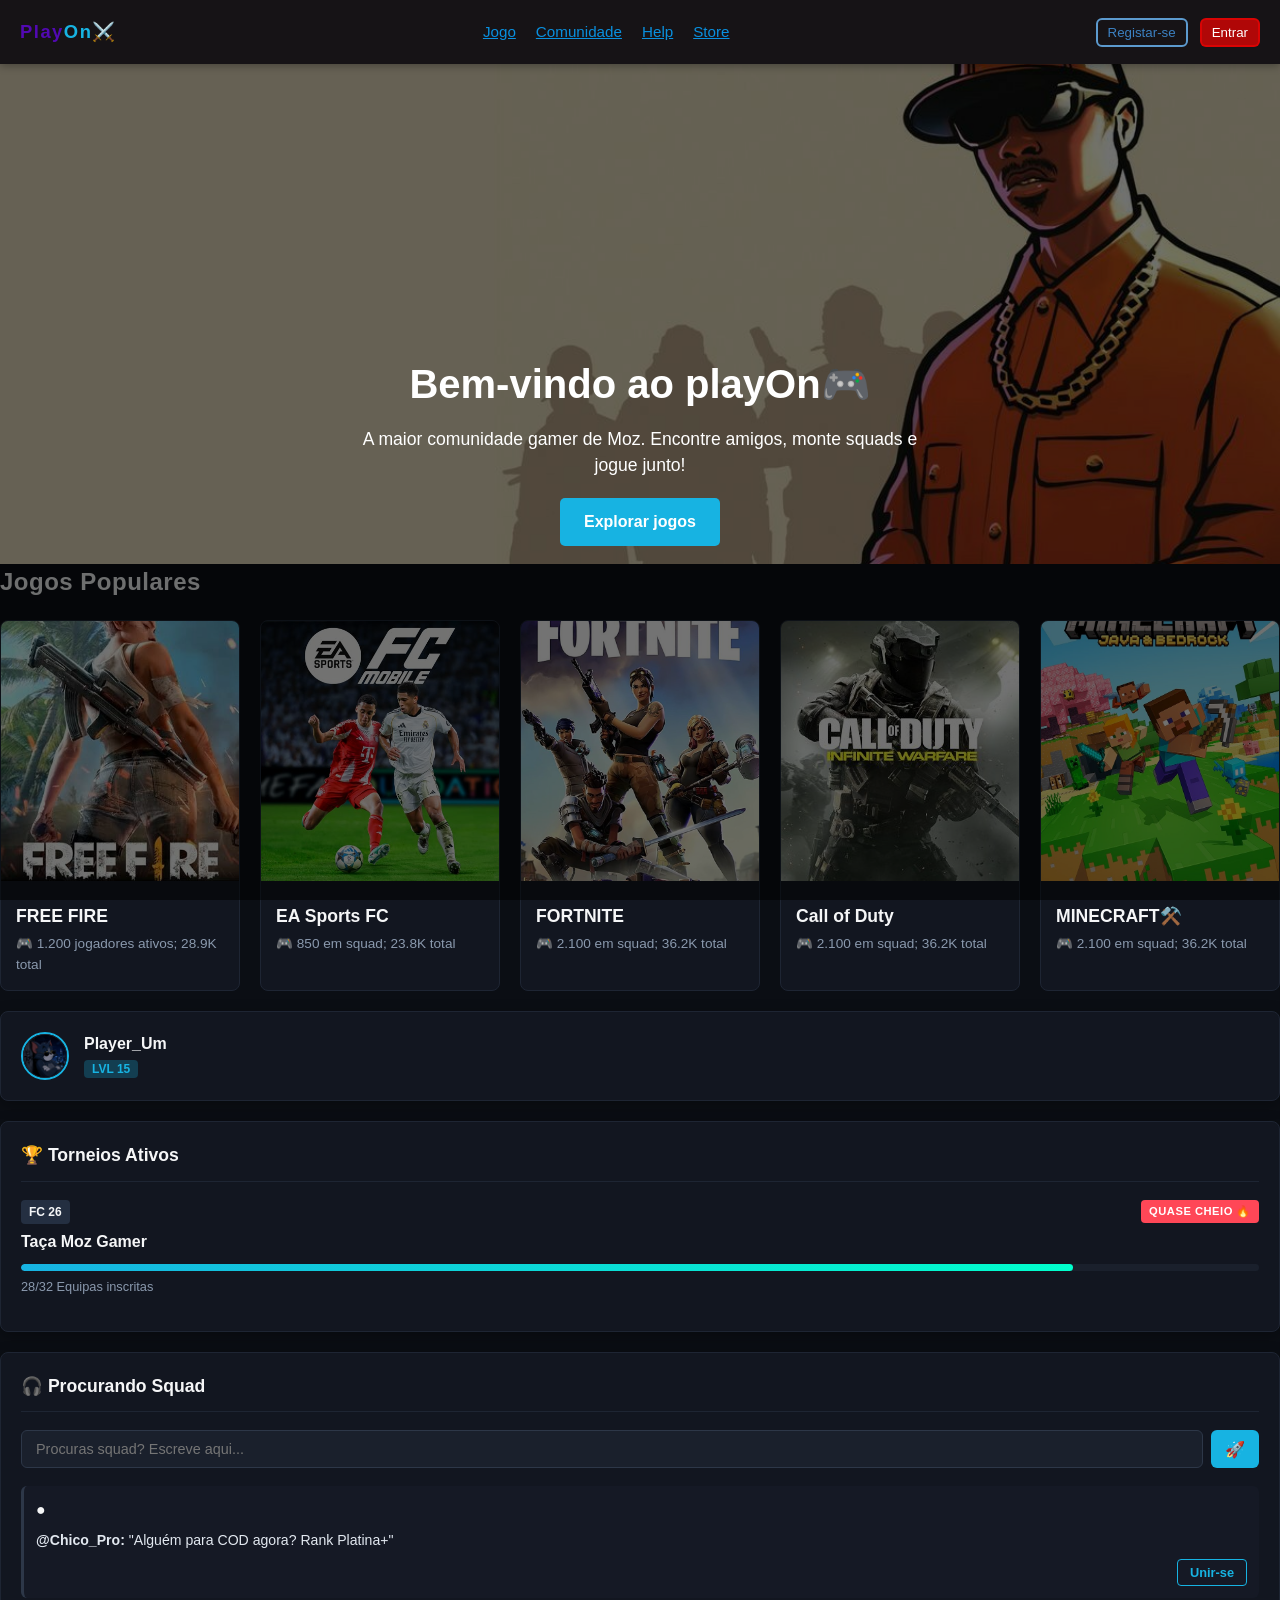
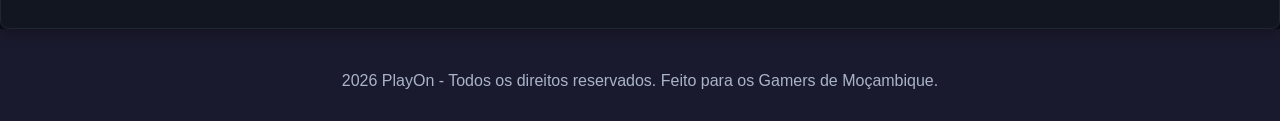
<file: index.html>
<!DOCTYPE html>
<html lang="pt">
<head>
    <meta charset="UTf-8" />
    <meta name="viewport" content="width=device-width, initial-scale=1.0" />
    <title>PlayOn - Comunidade Gamer🎧</title>
    <link rel="stylesheet" href="style.css"/>
</head>
<body>
  <!-- ============ NAV ============ -->
  <nav>
    <div class="logo">Play<span style="color:#17b3e2">On⚔️</span></div>
    <ul>
      <li><a href="jogo.html">Jogo</a></li>
      <li><a href="comunidade.html">Comunidade</a></li>
      <li><a href="help.html">Help</a></li>
      <li><a href="store.html">Store</a></li>
    </ul>
    <div class="btn-group">
      <button class="btn-primary">Registar-se</button>
      <button class="btn-outline">Entrar</button>
    </div>
  </nav>

  <!-- ============ HEADER ============ -->
   <header>
      <div class="background-image"> 
        <img src="gta.jpg" alt="grand theaf aut">
      </div>
      
      <div class="header-content">
        <h1>Bem-vindo ao playOn🎮</h1>
        <p>A maior comunidade gamer de Moz. Encontre amigos, monte squads e jogue junto!</p>
        <a href="#" class="btn-hero">Explorar jogos</a>
      </div>
   </header>

  <!-- ======= Aside + Main ======= -->
   <aside class="sidebar-community">
     <section class="games-section">
       <h2>Jogos Populares</h2>
  
     <div class="games-grid">
       <div class="game-card">
         <img src="freefire.jpg" alt="freefire">
         <h3>FREE FIRE</h3>
         <p>🎮 1.200 jogadores ativos; 28.9K total</p>
       </div>

     <div class="game-card">
       <img src="fc.jpg" alt="fc mobile 26">
       <h3>EA Sports FC</h3>
       <p>🎮 850 em squad; 23.8K total</p>
    </div>

    <div class="game-card">
      <img src="fortnight.jpg" alt="PUBG Mobile">
      <h3>FORTNITE</h3>
      <p>🎮 2.100 em squad; 36.2K total</p>
    </div>

    <div class="game-card">
      <img src="call of duty.jpg" alt="call of duty">
      <h3>Call of Duty</h3>
      <p>🎮 2.100 em squad; 36.2K total</p>
    </div>

    <div class="game-card">
      <img src="minecraft.jpg" alt="PUBG Mobile">
      <h3>MINECRAFT⚒️</h3>
      <p>🎮 2.100 em squad; 36.2K total</p>
    </div>

  </div>
</section>
  
  <div class="aside-box user-mini-profile">
    <div class="profile-header">
      <img src="perfil.jpg" alt="Seu Avatar" class="avatar">
      <div>
        <h4>Player_Um</h4>
        <span class="level-tag">LVL 15</span>
      </div>
    </div>
  </div>

  <div class="aside-box tournaments">
    <h3>🏆 Torneios Ativos</h3>
    <ul>
      <li>
        <div class="tournament-header">
          <span class="game-badge">FC 26</span>
          <span class="badge-hot">QUASE CHEIO 🔥</span>
        </div>
        <p class="t-name">Taça Moz Gamer</p>
        <div class="progress-bar-container">
          <div class="progress-bar" style="width: 85%;"></div>
        </div>
        <small>28/32 Equipas inscritas</small>
      </li>
    </ul>
  </div>

  <div class="aside-box lfg-feed">
    <h3>🎧 Procurando Squad</h3>
    
    <div class="quick-post">
      <input type="text" placeholder="Procuras squad? Escreve aqui...">
      <button class="btn-send">🚀</button>
    </div>

    <div class="feed-item">
      <span class="badge-status online">●</span>
      <p><strong>@Chico_Pro:</strong> "Alguém para COD agora? Rank Platina+"</p>
      <button class="btn-sm">Unir-se</button>
    </div>
  </div>

</aside>

    
  <!-- ============ FOOTER ============ -->
  <footer>
    <p>2026 PlayOn - Todos os direitos reservados. Feito para os Gamers de Moçambique.</p>
  </footer>

</body>
</html>
</file>
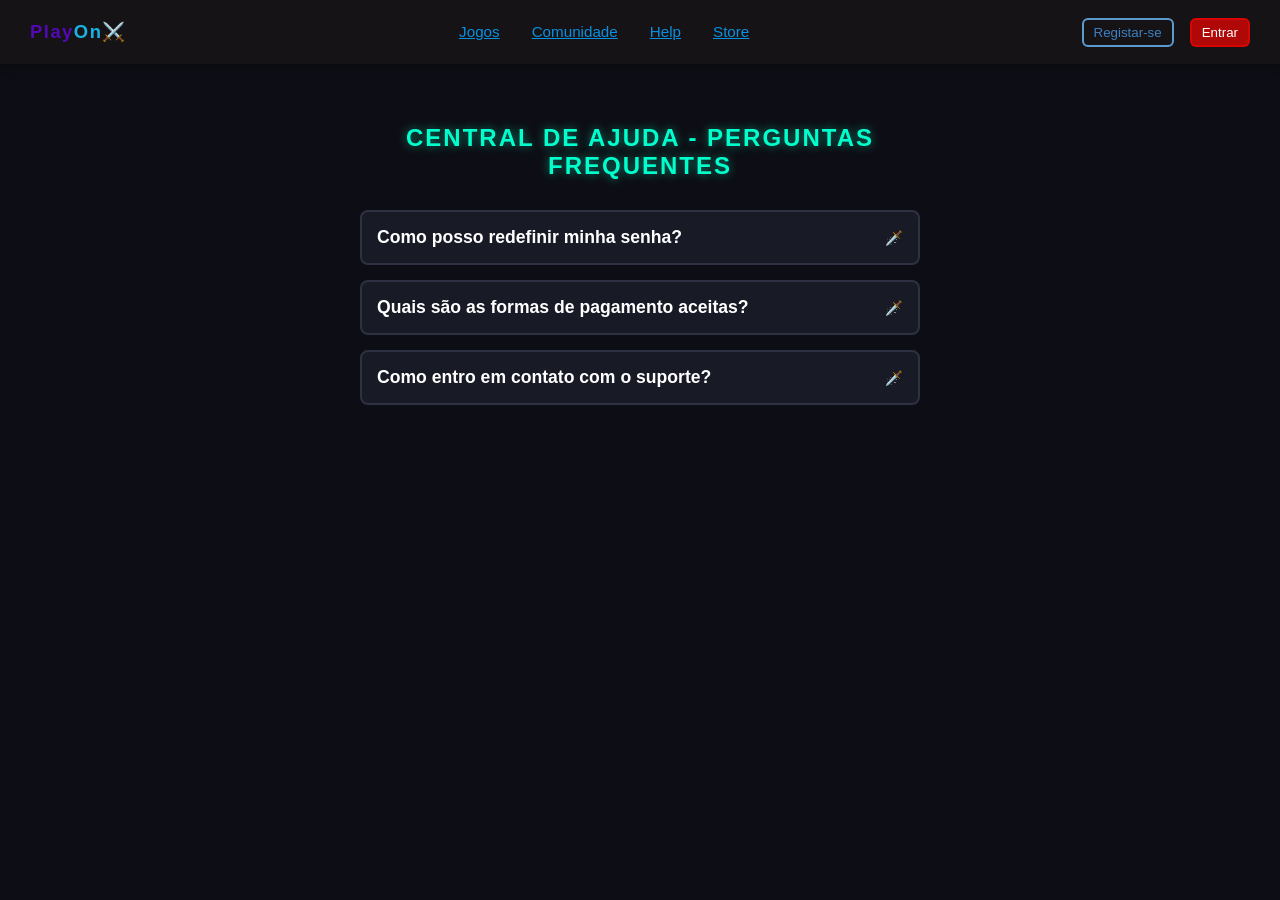
<file: help.html>
<style>
    * {
    margin: 0;
    padding: 0;
    box-sizing: border-box;
}

nav {
    background: #161316;
    color: #dfe0e7;
    padding: 0 30px;
    display: flex;
    align-items: center;
    justify-content: space-between;
    height: 64px;
    position: sticky;
    top: 0;
    z-index: 100;
    box-shadow: 0 2px 8px rgba(0,0,0,0.3);
}

nav .logo {
    font-size: 1.15rem;
    font-weight: 700;
    color: #5209b3;
    letter-spacing: 1.5px;
}

nav ul {
    list-style: none;
    display: flex;
    gap: 32px;
    text-decoration: none;
}

nav ul li a {
    color: #0990df;
    font-size: 0.95rem;
    transition: color 0.2s;
}

nav ul li a:hover {
    color: #fff;
}

nav .btn-group {
display: flex;
gap: 16px;
justify-content: center;
flex-wrap: wrap;
}

.btn-primary {
    background: transparent;
    color: #3c81c2;
    padding: 5px 10px;
    border-radius: 6px;
    border: 2px solid rgb(92, 154, 206);
    cursor: pointer;
}

.btn-primary:hover {
    transform: translateY(-2px);
}

.btn-outline {
    background: #e90404bb;
    color: #fff;
    padding: 5px 10px;
    border-radius: 6px;
    border: 2px solid #e90404bb;
    cursor: pointer;
}

.btn-outline:hover {
    transform: translateY(-2px);
}

body {
    font-family: 'Segoe UI', Tahoma, Geneva, Verdana, sans-serif;
    background-color: #0d0e15; /* Fundo escuro gamer */
    color: #e0e0e6;
}

.details {
    max-width: 600px;
        margin: 40px auto;
        padding: 20px;
}

    /* Título com efeito Neon */
    h2 {
        color: #00ffcc; /* Ciano Neon */
        text-align: center;
        text-transform: uppercase;
        letter-spacing: 2px;
        text-shadow: 0 0 10px rgba(0, 255, 204, 0.5);
        margin-bottom: 30px;
    }

    /* Cards de perguntas (Acordeão) */
    details {
        background: #181a26; /* Fundo do card */
        padding: 15px;
        margin-bottom: 15px;
        border-radius: 8px;
        border: 2px solid #2d3142;
        cursor: pointer;
        transition: all 0.3s ease;
    }

    /* Efeito ao passar o mouse por cima (Hover) */
    details:hover {
        border-color: #9433ff; /* Roxo Neon */
        box-shadow: 0 0 15px rgba(148, 51, 255, 0.4);
        transform: translateY(-2px);
    }

    /* Quando o item estiver aberto */
    details[open] {
        border-color: #00ffcc;
        box-shadow: 0 0 15px rgba(0, 255, 204, 0.3);
    }

    /* Estilo do texto da Pergunta */
    summary {
        font-weight: bold;
        font-size: 1.1em;
        color: #ffffff;
        outline: none;
        list-style: none; /* Remove a setinha padrão em alguns navegadores */
        display: flex;
        justify-content: space-between;
        align-items: center;
    }

    /* Adiciona um indicador customizado (ícone [+] ou [x]) */
    summary::after {
        content: '🗡️';
        color: #9433ff;
        font-size: 0.8em;
        transition: transform 0.3s;
    }

    details[open] summary::after {
        transform: rotate(90deg);
        color: #00ffcc;
    }

    /* Estilo do texto da Resposta */
    p {
        margin-top: 15px;
        padding-top: 15px;
        border-top: 1px solid #2d3142;
        color: #b3b3cc;
    }

    /* Destacar links ou textos importantes */
    strong {
        color: #00ffcc;
    }
</style>
 
 <nav>
    <div class="logo">Play<span style="color:#17b3e2">On⚔️</span></div>
    <ul>
      <li><a href="/jogos.html">Jogos</a></li>
      <li><a href="/comunidade.html">Comunidade</a></li>
      <li><a href="#">Help</a></li>
      <li><a href="/store.html">Store</a></li>
    </ul>
    <div class="btn-group">
      <button class="btn-primary">Registar-se</button>
      <button class="btn-outline">Entrar</button>
    </div>
  </nav>

<head>
    <meta charset="UTF-8">
    <meta name="viewport" content="width=device-width, initial-scale=1.0">
    <title>Central de Ajuda</title>
   
</head>
<body>

<div class="details">

    <h2>Central de Ajuda - Perguntas Frequentes</h2>

    <details>
        <summary>Como posso redefinir minha senha?</summary>
        <p>Para redefinir sua senha, clique em "Esqueci minha senha" na tela de login. Enviaremos um e-mail com as instruções para criar uma nova senha.</p>
    </details>

    <details>
        <summary>Quais são as formas de pagamento aceitas?</summary>
        <p>Aceitamos cartões de crédito (Visa, MasterCard, Elo), Pix e boleto bancário.</p>
    </details>

    <details>
        <summary>Como entro em contato com o suporte?</summary>
        <p>Você pode enviar um e-mail para <strong>suporte@exemplo.com</strong> ou clicar no ícone de chat no canto inferior direito da tela.</p>
    </details>
</div>

</body>
</file>
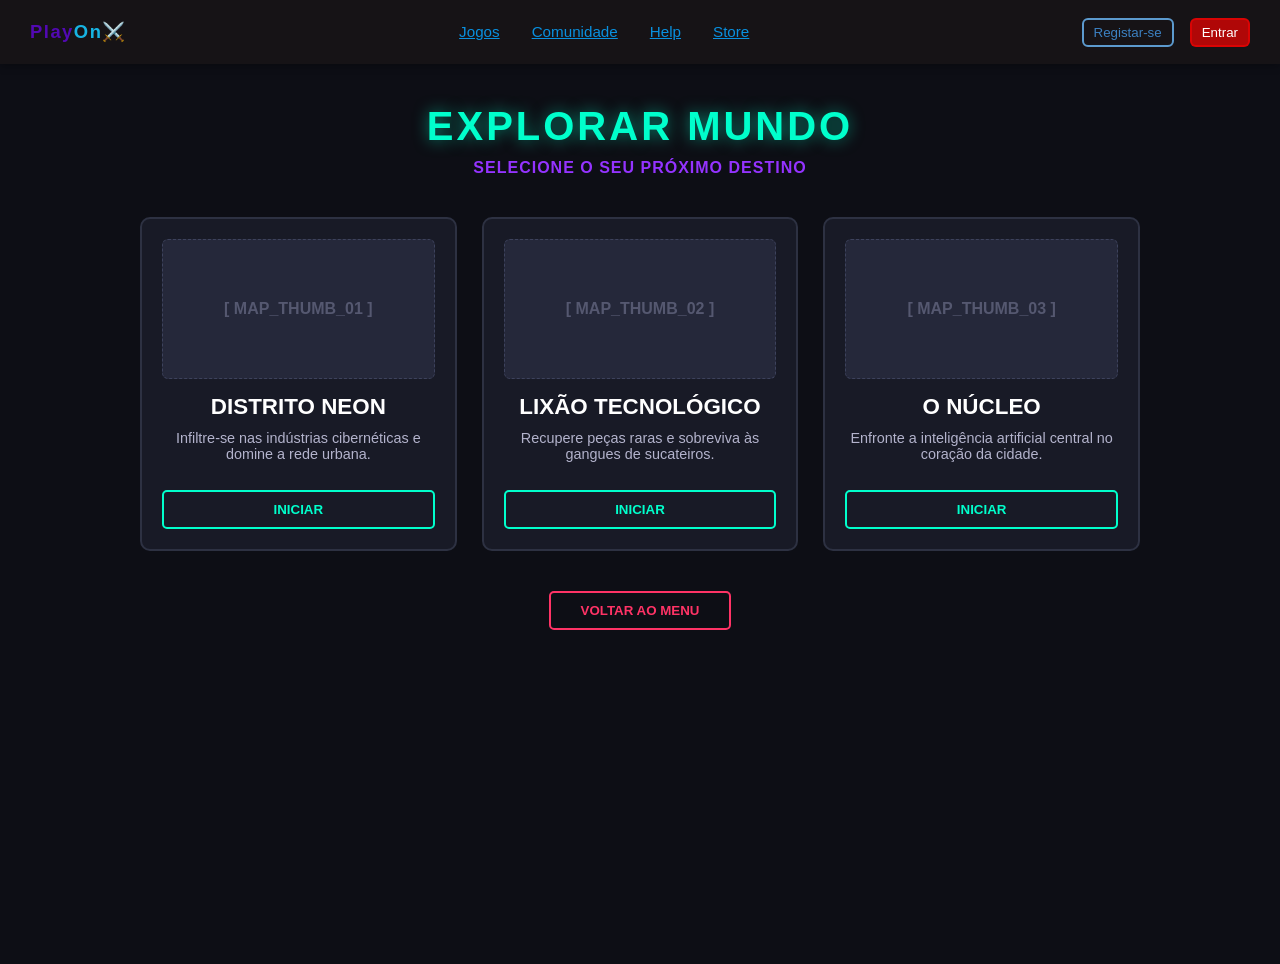
<file: jogos.html>
<nav>
    <div class="logo">Play<span style="color:#17b3e2">On⚔️</span></div>
    <ul>
      <li><a href="#">Jogos</a></li>
      <li><a href="comunidade.html">Comunidade</a></li>
      <li><a href="/help.html">Help</a></li>
      <li><a href="/store.html">Store</a></li>
    </ul>
    <div class="btn-group">
      <button class="btn-primary">Registar-se</button>
      <button class="btn-outline">Entrar</button>
    </div>
  </nav>

  <head>
    <meta charset="UTF-8">
    <meta name="viewport" content="width=device-width, initial-scale=1.0">
    <title>Explorar Jogo</title>
    <style>
        * {
    margin: 0;
    padding: 0;
    box-sizing: border-box;
}

nav {
    background: #161316;
    color: #dfe0e7;
    padding: 0 30px;
    display: flex;
    align-items: center;
    justify-content: space-between;
    height: 64px;
    position: sticky;
    top: 0;
    z-index: 100;
    box-shadow: 0 2px 8px rgba(0,0,0,0.3);
}

.all {
    font-family: 'Segoe UI', Tahoma, Geneva, Verdana, sans-serif;
    background-color: #0d0e15;
    color: #e0e0e6;
    margin: 0;
    padding: 40px 20px;
    display: flex;
    flex-direction: column;
    align-items: center;
    min-height: 100vh;
    box-sizing: border-box;
}

nav .logo {
    font-size: 1.15rem;
    font-weight: 700;
    color: #5209b3;
    letter-spacing: 1.5px;
}

nav ul {
    list-style: none;
    display: flex;
    gap: 32px;
    text-decoration: none;
}

nav ul li a {
    color: #0990df;
    font-size: 0.95rem;
    transition: color 0.2s;
}

nav ul li a:hover {
    color: #fff;
}

nav .btn-group {
display: flex;
gap: 16px;
justify-content: center;
flex-wrap: wrap;
}

.btn-primary {
    background: transparent;
    color: #3c81c2;
    padding: 5px 10px;
    border-radius: 6px;
    border: 2px solid rgb(92, 154, 206);
    cursor: pointer;
}

.btn-primary:hover {
    transform: translateY(-2px);
}

.btn-outline {
    background: #e90404bb;
    color: #fff;
    padding: 5px 10px;
    border-radius: 6px;
    border: 2px solid #e90404bb;
    cursor: pointer;
}

.btn-outline:hover {
    transform: translateY(-2px);
}
        /* Reset básico e fundo gamer */
        body {
            font-family: 'Segoe UI', Tahoma, Geneva, Verdana, sans-serif;
            background-color: #0d0e15;
            color: #e0e0e6;
            flex-direction: column;
            align-items: center;
            box-sizing: border-box;
        }

        /* Título da Seção */
        .explore-title {
            font-size: 2.5rem;
            color: #00ffcc; /* Ciano Neon */
            text-transform: uppercase;
            letter-spacing: 3px;
            margin-bottom: 10px;
            text-shadow: 0 0 15px rgba(0, 255, 204, 0.5);
        }

        .explore-subtitle {
            color: #9433ff; /* Roxo Neon */
            text-transform: uppercase;
            letter-spacing: 1px;
            margin-bottom: 40px;
            font-weight: bold;
        }

        /* Grid dos Mapas/Modos */
        .explore-grid {
            display: grid;
            grid-template-columns: repeat(auto-fit, minmax(250px, 1fr));
            gap: 25px;
            width: 100%;
            max-width: 1000px;
        }

        /* Card de Exploração */
        .explore-card {
            background: #181a26;
            border: 2px solid #2d3142;
            border-radius: 10px;
            padding: 20px;
            text-align: center;
            cursor: pointer;
            transition: all 0.3s ease;
            position: relative;
            overflow: hidden;
        }

        /* Efeito Hover no Card */
        .explore-card:hover {
            border-color: #9433ff;
            box-shadow: 0 0 20px rgba(148, 51, 255, 0.4);
            transform: translateY(-5px);
        }

        /* Miniatura/Espaço para Imagem do Mapa */
        .map-thumb {
            width: 100%;
            height: 140px;
            background: #25283a;
            border-radius: 6px;
            margin-bottom: 15px;
            display: flex;
            justify-content: center;
            align-items: center;
            color: #555870;
            font-weight: bold;
            text-transform: uppercase;
            border: 1px dashed #3d425c;
        }

        /* Nome do Lugar/Modo */
        .map-name {
            font-size: 1.4rem;
            color: #ffffff;
            margin: 10px 0;
            text-transform: uppercase;
        }

        /* Descrição do local */
        .map-desc {
            font-size: 0.9rem;
            color: #b3b3cc;
            margin-bottom: 20px;
            height: 40px; /* Mantém o alinhamento dos botões */
        }

        /* Botão Iniciar Missão */
        .launch-btn {
            width: 100%;
            padding: 10px;
            background: transparent;
            border: 2px solid #00ffcc;
            color: #00ffcc;
            border-radius: 5px;
            font-weight: bold;
            text-transform: uppercase;
            cursor: pointer;
            transition: all 0.3s ease;
        }

        .explore-card:hover .launch-btn {
            background: #00ffcc;
            color: #0d0e15;
            box-shadow: 0 0 10px rgba(0, 255, 204, 0.5);
        }

        /* Botão Voltar fixo embaixo */
        .back-btn {
            margin-top: 40px;
            padding: 10px 30px;
            background: transparent;
            border: 2px solid #ff3366;
            color: #ff3366;
            border-radius: 5px;
            font-weight: bold;
            text-transform: uppercase;
            cursor: pointer;
            transition: all 0.3s ease;
        }

        .back-btn:hover {
            background: #ff3366;
            color: #ffffff;
            box-shadow: 0 0 15px rgba(255, 51, 102, 0.5);
        }
    </style>
</head>
<body>

    <div class="all">

    <h1 class="explore-title">Explorar Mundo</h1>
    <p class="explore-subtitle">Selecione o seu próximo destino</p>

    <div class="explore-grid">
        
        <div class="explore-card">
            <div class="map-thumb">[ MAP_THUMB_01 ]</div>
            <h2 class="map-name">Distrito Neon</h2>
            <p class="map-desc">Infiltre-se nas indústrias cibernéticas e domine a rede urbana.</p>
            <button class="launch-btn">Iniciar</button>
        </div>

        <div class="explore-card">
            <div class="map-thumb">[ MAP_THUMB_02 ]</div>
            <h2 class="map-name">Lixão Tecnológico</h2>
            <p class="map-desc">Recupere peças raras e sobreviva às gangues de sucateiros.</p>
            <button class="launch-btn">Iniciar</button>
        </div>

        <div class="explore-card">
            <div class="map-thumb">[ MAP_THUMB_03 ]</div>
            <h2 class="map-name">O Núcleo</h2>
            <p class="map-desc">Enfronte a inteligência artificial central no coração da cidade.</p>
            <button class="launch-btn">Iniciar</button>
        </div>

    </div>

    <button class="back-btn">Voltar ao Menu</button>
    </div>
</body>
</file>
<file: style.css>
* {
    margin: 0;
    padding: 0;
    box-sizing: border-box;
}

nav {
    background: #161316;
    color: #dfe0e7;
    padding: 0 30px;
    display: flex;
    align-items: center;
    justify-content: space-between;
    height: 64px;
    position: sticky;
    top: 0;
    z-index: 100;
    box-shadow: 0 2px 8px rgba(0,0,0,0.3);
}

nav .logo {
    font-size: 1.15rem;
    font-weight: 700;
    color: #5209b3;
    letter-spacing: 1.5px;
}

nav ul {
    list-style: none;
    display: flex;
    gap: 32px;
    text-decoration: none;
}

nav ul li a {
    color: #0990df;
    font-size: 0.95rem;
    transition: color 0.2s;
}

nav ul li a:hover {
    color: #fff;
}

nav .btn-group {
display: flex;
gap: 16px;
justify-content: center;
flex-wrap: wrap;
}

.btn-primary {
    background: transparent;
    color: #3c81c2;
    padding: 5px 10px;
    border-radius: 6px;
    border: 2px solid rgb(92, 154, 206);
    cursor: pointer;
}

.btn-primary:hover {
    transform: translateY(-2px);
}

.btn-outline {
    background: #e90404bb;
    color: #fff;
    padding: 5px 10px;
    border-radius: 6px;
    border: 2px solid #e90404bb;
    cursor: pointer;
}

.btn-outline:hover {
    transform: translateY(-2px);
}

.background-image {
    width: 100%;
}

.background-image img {
    width: 100%;
    height: 600px;
    object-fit: cover;
    top: 0;
    left: 0;
    z-index: 1;
}

.header-content {
  position: absolute;
  top: 40px;
  left: 0;
  width: 100%;
  height: 100%;
  background: rgba(0,0,0,0.4);
  display: flex;
  flex-direction: column;
  justify-content: center;
  align-items: center;
  text-align: center;
  color: #ffffff;
  z-index: 3;
  padding: 30px;
}

.header-content h1 {
    font-size: 3rem;
    margin-bottom: 15px;
}

.header-content p {
    font-size: 1.2rem;
    margin-bottom: 25px;
    max-width: 600px;
}

.btn-hero {
  background-color: #17b3e2;
  color: #fff;
  padding: 12px 24px;
  text-decoration: none;
  font-weight: bold;
  border-radius: 5px;
}

.btn-hero:hover {
    transform: translateY(-2px);
    background: #0783a8
}

/* ==== ASIDE + MAIN ==== */
/* ==== RESET & VARIÁVEIS GLORAIS ==== */
:root {
    --bg-main: #0b0e14;       /* Fundo principal ultra-escuro */
    --bg-card: #121620;       /* Fundo dos blocos e cartões */
    --bg-input: #1a202c;      /* Fundo de campos de texto e inputs */
    --accent: #17b3e2;        /* Azul Cyan Neon oficial PlayOn */
    --accent-glow: rgba(23, 179, 226, 0.25);
    --text-main: #f5f6f7;     /* Texto claro principal */
    --text-muted: #8a99ad;    /* Texto secundário/cinzento */
    --danger: #ff4757;        /* Cor para alertas e Torneios Cheios */
    --border-radius: 8px;     /* Arredondamento padrão da interface */
    --transition: all 0.3s ease;
}

* {
    margin: 0;
    padding: 0;
    box-sizing: border-box;
    font-family: 'Segoe UI', Roboto, Helvetica, Arial, sans-serif;
}

body {
    background-color: var(--bg-main);
    color: var(--text-main);
    line-height: 1.5;
    overflow-x: hidden;
}

/* ==== NAVEGAÇÃO ==== */
nav {
    background: #161316;
    color: #dfe0e7;
    padding: 0 20px;
    display: flex;
    align-items: center;
    justify-content: space-between;
    min-height: 64px;
    position: sticky;
    top: 0;
    z-index: 100;
    box-shadow: 0 2px 8px rgba(0,0,0,0.3);
    flex-wrap: wrap;
}

nav .logo {
    font-size: 1.15rem;
    font-weight: 700;
    color: #5209b3;
    letter-spacing: 1.5px;
}

nav ul {
    list-style: none;
    display: flex;
    gap: 20px;
    text-decoration: none;
}

nav ul li a {
    color: #0990df;
    font-size: 0.95rem;
    transition: color 0.2s;
}

nav ul li a:hover {
    color: #fff;
}

nav .btn-group {
    display: flex;
    gap: 12px;
    justify-content: center;
    flex-wrap: wrap;
}

.btn-primary {
    background: transparent;
    color: #3c81c2;
    padding: 5px 10px;
    border-radius: 6px;
    border: 2px solid rgb(92, 154, 206);
    cursor: pointer;
}

.btn-primary:hover {
    transform: translateY(-2px);
}

.btn-outline {
    background: #e90404bb;
    color: #fff;
    padding: 5px 10px;
    border-radius: 6px;
    border: 2px solid #e90404bb;
    cursor: pointer;
}

.btn-outline:hover {
    transform: translateY(-2px);
}

/* ==== HERO / HEADER BANNER ==== */
.hero-wrapper {
    position: relative;
    width: 100%;
}

.background-image {
    width: 100%;
}

.background-image img {
    width: 100%;
    height: 500px;
    object-fit: cover;
    display: block;
}

.header-content {
    position: absolute;
    top: 0;
    left: 0;
    width: 100%;
    height: 100%;
    background: rgba(0, 0, 0, 0.55);
    display: flex;
    flex-direction: column;
    justify-content: center;
    align-items: center;
    text-align: center;
    color: #ffffff;
    z-index: 3;
    padding: 20px;
}

.header-content h1 {
    font-size: 2.5rem;
    margin-bottom: 12px;
}

.header-content p {
    font-size: 1.1rem;
    margin-bottom: 20px;
    max-width: 600px;
}

.btn-hero {
    background-color: #17b3e2;
    color: #fff;
    padding: 12px 24px;
    text-decoration: none;
    font-weight: bold;
    border-radius: 5px;
}

.btn-hero:hover {
    transform: translateY(-2px);
    background: #0783a8;
}

/* ==== CONTAINER PRINCIPAL (MAIN + SIDEBAR) ==== */
.main-container {
    display: grid;
    gap: 24px;
    max-width: 1350px;
    margin: 30px auto;
    padding: 0 20px;
}

/* SEÇÃO DE JOGOS */
.games-section h2 {
    font-size: 1.5rem;
    margin-bottom: 20px;
    letter-spacing: 0.5px;
}

.games-grid {
    display: grid;
    grid-template-columns: repeat(auto-fill, minmax(220px, 1fr));
    gap: 20px;
}

.game-card {
    background-color: var(--bg-card);
    border: 1px solid #1e2533;
    border-radius: var(--border-radius);
    overflow: hidden;
    transition: var(--transition);
}

.game-card:hover {
    transform: translateY(-5px);
    border-color: var(--accent);
    box-shadow: 0 8px 20px rgba(0, 0, 0, 0.4);
}

.game-card img {
    width: 100%;
    height: 240px;
    object-fit: cover;
    transition: var(--transition);
}

.game-card:hover img {
    filter: brightness(1.1);
}

.game-card h3 {
    padding: 15px 15px 5px 15px;
    font-size: 1.1rem;
    font-weight: 600;
}

.game-card p {
    padding: 0 15px 15px 15px;
    color: var(--text-muted);
    font-size: 0.85rem;
}

/* SIDEBAR & COMUNIDADE */
.sidebar-community {
    display: flex;
    flex-direction: column;
    gap: 20px;
}

.aside-box {
    background-color: var(--bg-card);
    border: 1px solid #1e2533;
    border-radius: var(--border-radius);
    padding: 20px;
    box-shadow: 0 4px 15px rgba(0, 0, 0, 0.3);
    transition: var(--transition);
}

.aside-box:hover {
    border-color: var(--accent);
    box-shadow: 0 0 18px var(--accent-glow);
}

.aside-box h3 {
    font-size: 1.1rem;
    font-weight: 600;
    margin-bottom: 18px;
    display: flex;
    align-items: center;
    gap: 8px;
    border-bottom: 1px solid #1e2533;
    padding-bottom: 12px;
}

.profile-header {
    display: flex;
    align-items: center;
    gap: 15px;
}

.profile-header .avatar {
    width: 48px;
    height: 48px;
    border-radius: 50%;
    border: 2px solid var(--accent);
    background-color: #1e2533;
}

.profile-info h4 {
    font-size: 1rem;
    font-weight: 600;
    margin-bottom: 2px;
}

.level-tag {
    background-color: var(--accent-glow);
    color: var(--accent);
    font-size: 0.75rem;
    font-weight: bold;
    padding: 2px 8px;
    border-radius: 4px;
    text-transform: uppercase;
}

.tournaments ul {
    list-style: none;
}

.tournaments li {
    margin-bottom: 15px;
}

.tournament-header {
    display: flex;
    justify-content: space-between;
    align-items: center;
    margin-bottom: 6px;
}

.game-badge {
    background-color: #242f41;
    color: var(--text-main);
    font-size: 0.75rem;
    font-weight: bold;
    padding: 3px 8px;
    border-radius: 4px;
}

.badge-hot {
    background-color: var(--danger);
    color: white;
    font-size: 0.7rem;
    font-weight: bold;
    padding: 3px 8px;
    border-radius: 4px;
    letter-spacing: 0.5px;
}

.t-name {
    font-weight: 600;
    font-size: 1rem;
}

.progress-bar-container {
    background-color: var(--bg-input);
    border-radius: 10px;
    height: 7px;
    width: 100%;
    margin: 10px 0 6px 0;
    overflow: hidden;
}

.progress-bar {
    background: linear-gradient(90deg, var(--accent) 0%, #00ffcc 100%);
    height: 100%;
    border-radius: 10px;
}

.tournaments small {
    color: var(--text-muted);
    font-size: 0.8rem;
    display: flex;
    justify-content: space-between;
}

/* LFG & CHAT */
.quick-post {
    display: flex;
    gap: 8px;
    margin-bottom: 18px;
}

.quick-post input {
    flex: 1;
    background-color: var(--bg-input);
    border: 1px solid #2d3748;
    border-radius: 6px;
    padding: 10px 14px;
    color: var(--text-main);
    font-size: 0.9rem;
    outline: none;
    transition: var(--transition);
}

.quick-post input:focus {
    border-color: var(--accent);
    box-shadow: 0 0 5px var(--accent-glow);
}

.btn-send {
    background-color: var(--accent);
    border: none;
    border-radius: 6px;
    color: white;
    padding: 0 14px;
    cursor: pointer;
    font-size: 1rem;
    transition: var(--transition);
}

.btn-send:hover {
    background-color: #128cb2;
    transform: scale(1.05);
}

.feed-item {
    background-color: rgba(25, 32, 47, 0.4);
    border-radius: 6px;
    padding: 12px;
    margin-bottom: 10px;
    border-left: 3px solid #2d3748;
    display: flex;
    flex-direction: column;
    gap: 8px;
}

.feed-item:hover {
    border-left-color: var(--accent);
    background-color: rgba(25, 32, 47, 0.7);
}

.feed-item p {
    font-size: 0.88rem;
    color: #e2e8f0;
}

.btn-sm {
    background-color: transparent;
    border: 1px solid var(--accent);
    color: var(--accent);
    padding: 5px 12px;
    border-radius: 4px;
    font-size: 0.8rem;
    font-weight: 600;
    cursor: pointer;
    align-self: flex-end;
    transition: var(--transition);
}

.btn-sm:hover {
    background-color: var(--accent);
    color: var(--bg-main);
    box-shadow: 0 0 10px var(--accent-glow);
}

/* ==== FOOTER ==== */
footer {
    background: #1a1a2e;
    color: #aab4c8;
    text-align: center;
    padding: 40px 20px 28px;
}

footer .footer-grid {
    max-width: 1200px;
    margin: 0 auto 32px;
    display: grid;
    grid-template-columns: repeat(auto-fit, minmax(180px, 1fr));
    gap: 32px;
    text-align: left;
}

footer h4 {
    color: #fff;
    font-size: 0.95rem;
    margin-bottom: 14px;
}

footer ul {
    list-style: none;
}

footer ul li {
    margin-bottom: 8px;
    font-size: 0.88rem;
    cursor: pointer;
    transition: color 0.2s;
}

footer ul li:hover {
    color: #e94560;
}

footer .divider {
    border: none;
    border-top: 1px solid rgba(255,255,255,0.1);
    margin: 0 auto 20px;
    max-width: 1200px;
}

footer .copy {
    font-size: 0.83rem;
    color: #666;
}

/* ========================================================= */
/* ============= REGRAS DE RESPONSIVIDADE (MOBILE) ========= */
/* ========================================================= */

@media (max-width: 1024px) {
    .main-container {
        grid-template-columns: 1fr;
    }
}

@media (max-width: 768px) {
    /* Ajustes na navegação */
    nav {
        flex-direction: column;
        padding: 12px 15px;
        gap: 12px;
    }

    nav ul {
        gap: 16px;
    }

    /* Redução do Banner Hero no Celular */
    .background-image img {
        height: 380px;
    }

    .header-content h1 {
        font-size: 1.8rem;
    }

    .header-content p {
        font-size: 0.95rem;
    }

    .btn-hero {
        padding: 10px 18px;
        font-size: 0.9rem;
    }

    /* Ajuste de grids e containers no Celular */
    .main-container {
        padding: 0 15px;
        margin: 20px auto;
    }

    .games-grid {
        grid-template-columns: repeat(auto-fill, minmax(160px, 1fr));
        gap: 12px;
    }

    .game-card img {
        height: 180px;
    }

    footer .footer-grid {
        grid-template-columns: repeat(auto-fit, minmax(140px, 1fr));
        gap: 20px;
    }
}

@media (max-width: 480px) {
    .games-grid {
        grid-template-columns: 1fr; /* 1 coluna em telas muito pequenas */
    }
}


/* ================= SEÇÃO DE JOGOS POPULARES ================= */
.games-section h2 {
    font-size: 1.5rem;
    margin-bottom: 20px;
    letter-spacing: 0.5px;
}

.games-grid {
    display: grid;
    grid-template-columns: repeat(auto-fill, minmax(240px, 1fr));
    gap: 20px;
}

.game-card {
    background-color: var(--bg-card);
    border: 1px solid #1e2533;
    border-radius: var(--border-radius);
    overflow: hidden;
    transition: var(--transition);
}

.game-card:hover {
    transform: translateY(-5px);
    border-color: var(--accent);
    box-shadow: 0 8px 20px rgba(0, 0, 0, 0.4);
}

.game-card img {
    width: 100%;
    height: 260px;
    object-fit: cover;
    transition: var(--transition);
}

.game-card:hover img {
    filter: brightness(1.1);
}

.game-card h3 {
    padding: 15px 15px 5px 15px;
    font-size: 1.1rem;
    font-weight: 600;
}

.game-card p {
    padding: 0 15px 15px 15px;
    color: var(--text-muted);
    font-size: 0.85rem;
}
.sidebar-community {
    display: flex;
    flex-direction: column;
    gap: 20px;
}

.aside-box {
    background-color: var(--bg-card);
    border: 1px solid #1e2533;
    border-radius: var(--border-radius);
    padding: 20px;
    box-shadow: 0 4px 15px rgba(0, 0, 0, 0.3);
    transition: var(--transition);
}

.aside-box:hover {
    border-color: var(--accent);
    box-shadow: 0 0 18px var(--accent-glow);
}

.aside-box h3 {
    font-size: 1.1rem;
    font-weight: 600;
    margin-bottom: 18px;
    display: flex;
    align-items: center;
    gap: 8px;
    border-bottom: 1px solid #1e2533;
    padding-bottom: 12px;
}

.profile-header {
    display: flex;
    align-items: center;
    gap: 15px;
}

.profile-header .avatar {
    width: 48px;
    height: 48px;
    border-radius: 50%;
    border: 2px solid var(--accent);
    background-color: #1e2533;
}

.profile-info h4 {
    font-size: 1rem;
    font-weight: 600;
    margin-bottom: 2px;
}

.level-tag {
    background-color: var(--accent-glow);
    color: var(--accent);
    font-size: 0.75rem;
    font-weight: bold;
    padding: 2px 8px;
    border-radius: 4px;
    text-transform: uppercase;
}

.tournaments ul {
    list-style: none;
}

.tournaments li {
    margin-bottom: 15px;
}

.tournament-header {
    display: flex;
    justify-content: space-between;
    align-items: center;
    margin-bottom: 6px;
}

.game-badge {
    background-color: #242f41;
    color: var(--text-main);
    font-size: 0.75rem;
    font-weight: bold;
    padding: 3px 8px;
    border-radius: 4px;
}

.badge-hot {
    background-color: var(--danger);
    color: white;
    font-size: 0.7rem;
    font-weight: bold;
    padding: 3px 8px;
    border-radius: 4px;
    letter-spacing: 0.5px;
}

.t-name {
    font-weight: 600;
    font-size: 1rem;
}

.progress-bar-container {
    background-color: var(--bg-input);
    border-radius: 10px;
    height: 7px;
    width: 100%;
    margin: 10px 0 6px 0;
    overflow: hidden;
}

.progress-bar {
    background: linear-gradient(90deg, var(--accent) 0%, #00ffcc 100%);
    height: 100%;
    border-radius: 10px;
}

.tournaments small {
    color: var(--text-muted);
    font-size: 0.8rem;
    display: flex;
    justify-content: space-between;
}

/* Bloco LFG (Procurando Grupo) e Chat */
.quick-post {
    display: flex;
    gap: 8px;
    margin-bottom: 18px;
}

.quick-post input {
    flex: 1;
    background-color: var(--bg-input);
    border: 1px solid #2d3748;
    border-radius: 6px;
    padding: 10px 14px;
    color: var(--text-main);
    font-size: 0.9rem;
    outline: none;
    transition: var(--transition);
}

.quick-post input:focus {
    border-color: var(--accent);
    box-shadow: 0 0 5px var(--accent-glow);
}

.btn-send {
    background-color: var(--accent);
    border: none;
    border-radius: 6px;
    color: white;
    padding: 0 14px;
    cursor: pointer;
    font-size: 1rem;
    transition: var(--transition);
}

.btn-send:hover {
    background-color: #128cb2;
    transform: scale(1.05);
}

.feed-item {
    background-color: rgba(25, 32, 47, 0.4);
    border-radius: 6px;
    padding: 12px;
    margin-bottom: 10px;
    border-left: 3px solid #2d3748;
    display: flex;
    flex-direction: column;
    gap: 8px;
}

.feed-item:hover {
    border-left-color: var(--accent);
    background-color: rgba(25, 32, 47, 0.7);
}

.feed-item p {
    font-size: 0.88rem;
    color: #e2e8f0;
}

/* Botões Pequenos de Ação (Unir-se / Chamar) */
.btn-sm {
    background-color: transparent;
    border: 1px solid var(--accent);
    color: var(--accent);
    padding: 5px 12px;
    border-radius: 4px;
    font-size: 0.8rem;
    font-weight: 600;
    cursor: pointer;
    align-self: flex-end;
    transition: var(--transition);
}

.btn-sm:hover {
    background-color: var(--accent);
    color: var(--bg-main);
    box-shadow: 0 0 10px var(--accent-glow);
}

/* ===== FOOTER ===== */
    footer {
      background: #1a1a2e;
      color: #aab4c8;
      text-align: center;
      padding: 40px 40px 28px;
    }

    footer .footer-grid {
      max-width: 1200px;
      margin: 0 auto 32px;
      display: grid;
      grid-template-columns: repeat(auto-fit, minmax(180px, 1fr));
      gap: 32px;
      text-align: left;
    }

    footer h4 {
      color: #fff;
      font-size: 0.95rem;
      margin-bottom: 14px;
    }

    footer ul {
      list-style: none;
    }

    footer ul li {
      margin-bottom: 8px;
      font-size: 0.88rem;
      cursor: pointer;
      transition: color 0.2s;
    }

    footer ul li:hover {
      color: #e94560;
    }

    footer .divider {
      border: none;
      border-top: 1px solid rgba(255,255,255,0.1);
      margin: 0 auto 20px;
      max-width: 1200px;
    }

    footer .copy {
      font-size: 0.83rem;
      color: #666;
    }
</file>
